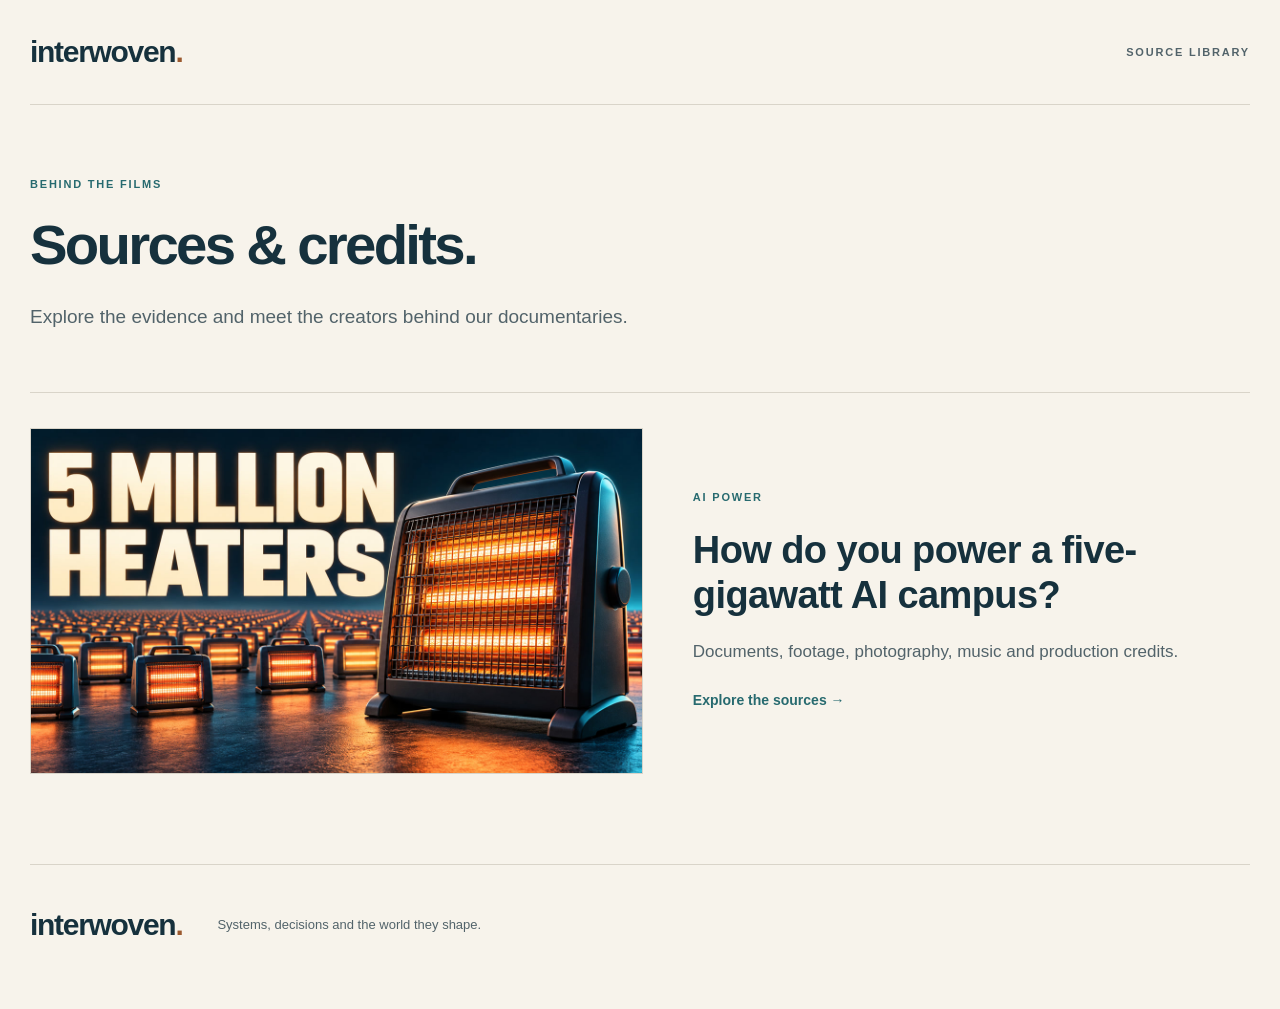
<file: index.html>
<!doctype html><html lang="en"><head><meta charset="utf-8"><meta name="viewport" content="width=device-width,initial-scale=1"><title>Sources &amp; credits | Interwoven</title><link rel="stylesheet" href="style.css"></head><body><header class="masthead"><span class="wordmark">interwoven<span class="dot">.</span></span><span class="mast-label">SOURCE LIBRARY</span></header><main class="library"><p class="eyebrow">BEHIND THE FILMS</p><h1>Sources &amp; credits.</h1><p class="intro">Explore the evidence and meet the creators behind our documentaries.</p><a class="episode" href="ai-power.html"><img src="ai-power-thumbnail.jpg" alt="5 Million Heaters — AI Power film thumbnail" width="1280" height="720"><div><p class="eyebrow">AI POWER</p><h2>How do you power a five-gigawatt AI campus?</h2><p>Documents, footage, photography, music and production credits.</p><span class="action">Explore the sources →</span></div></a></main><footer><span class="wordmark">interwoven<span class="dot">.</span></span><p>Systems, decisions and the world they shape.</p></footer></body></html>
</file>
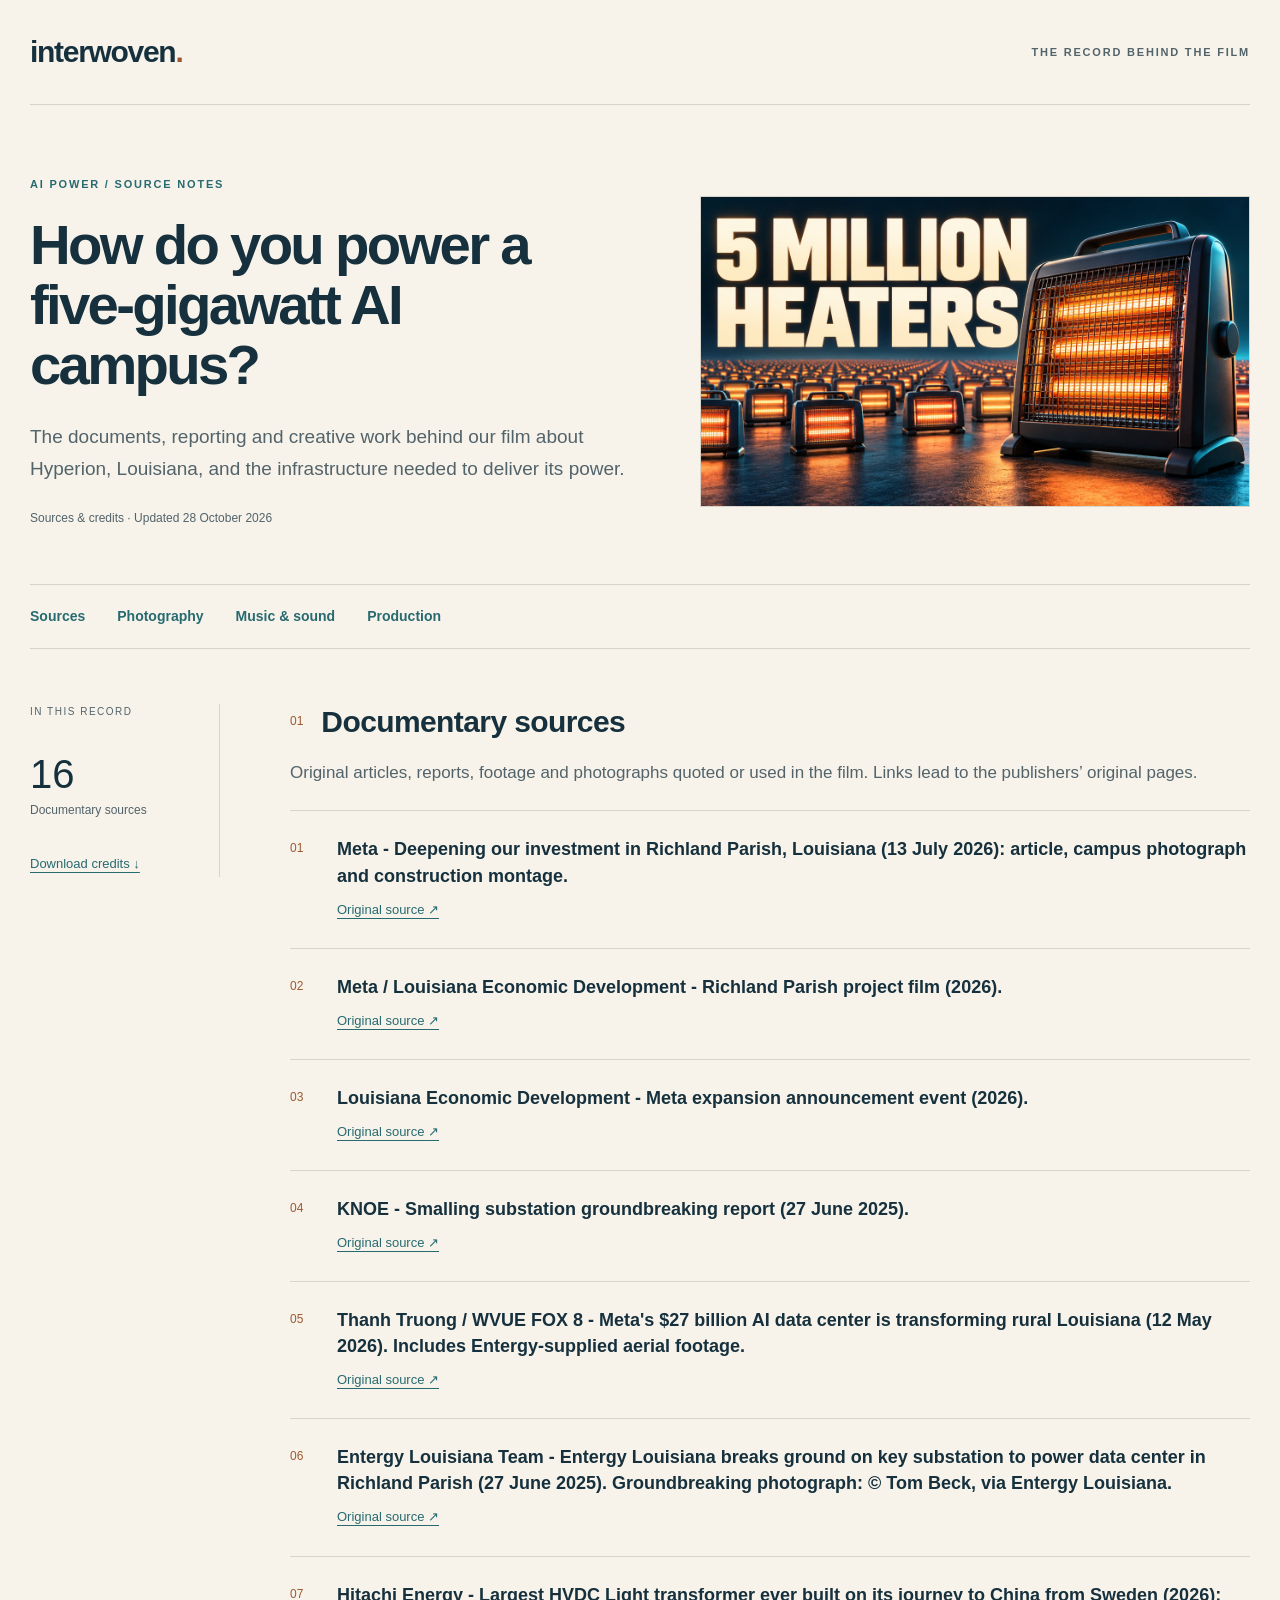
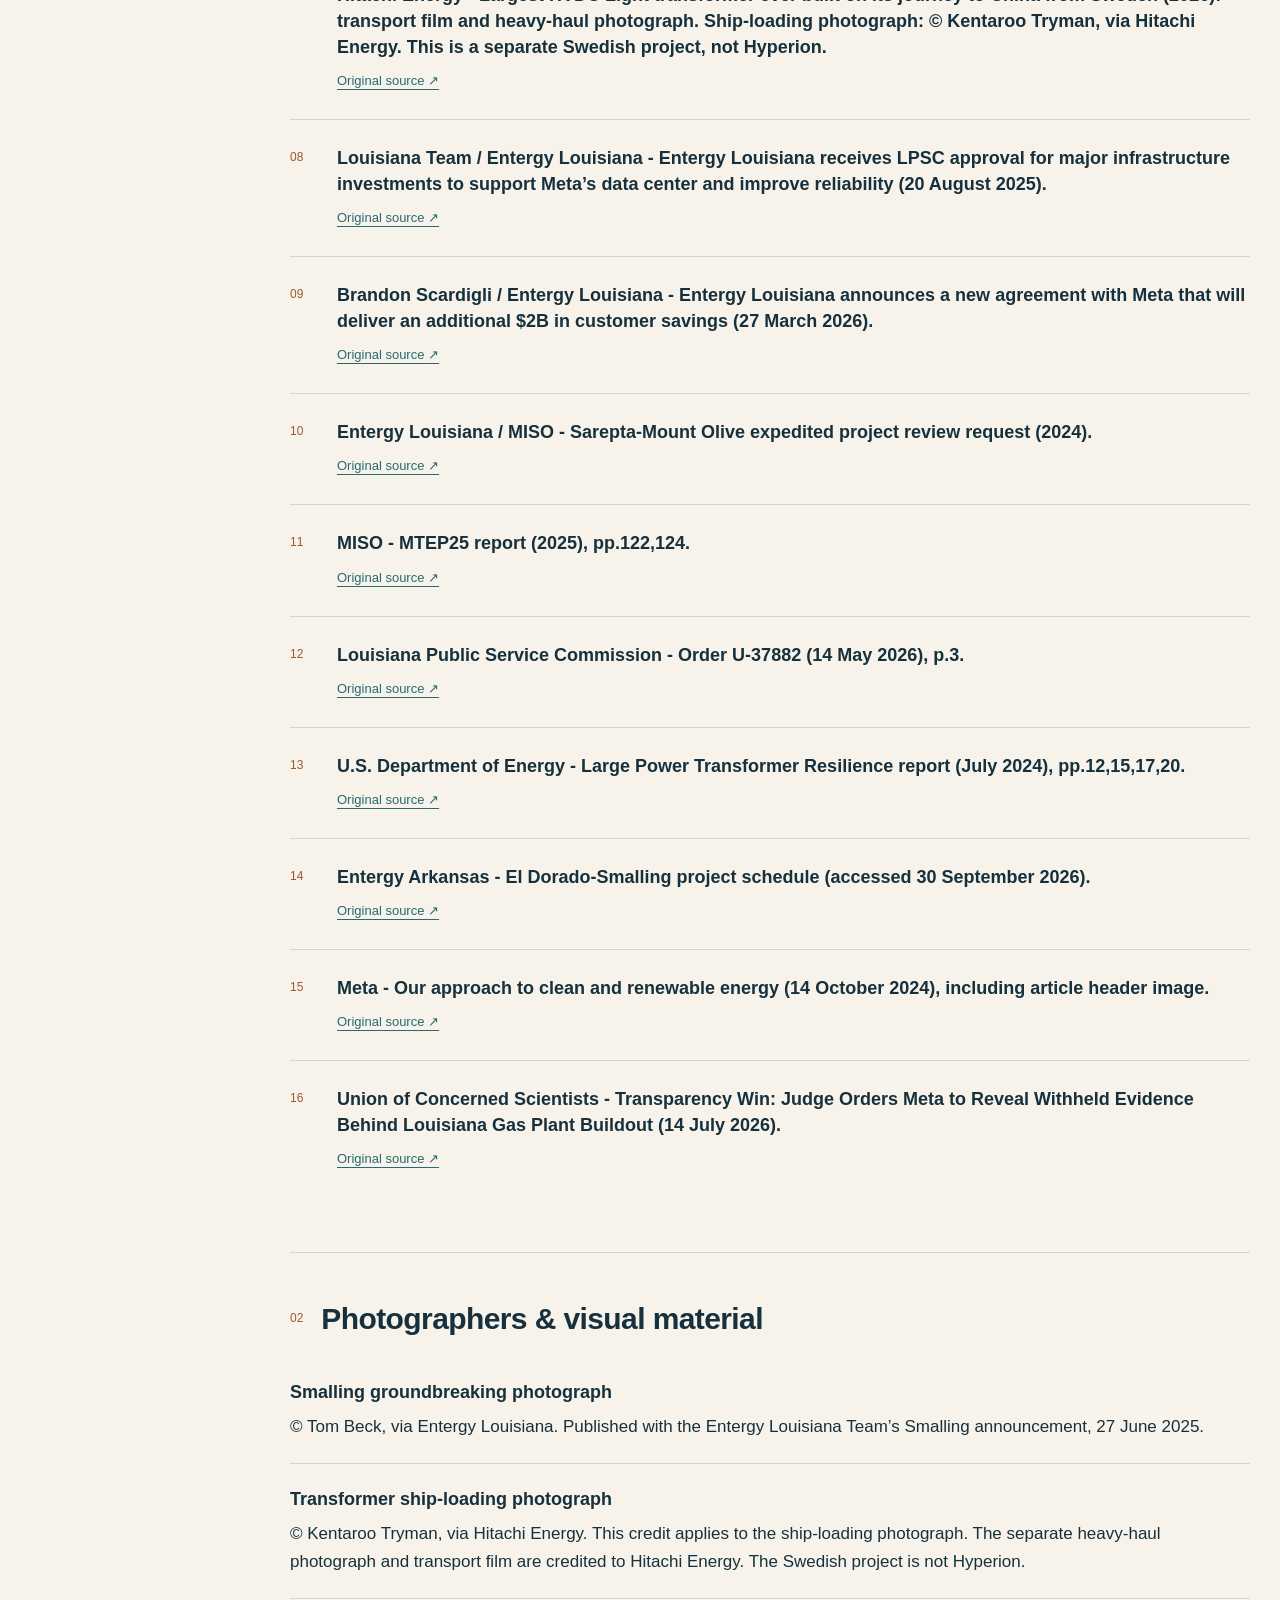
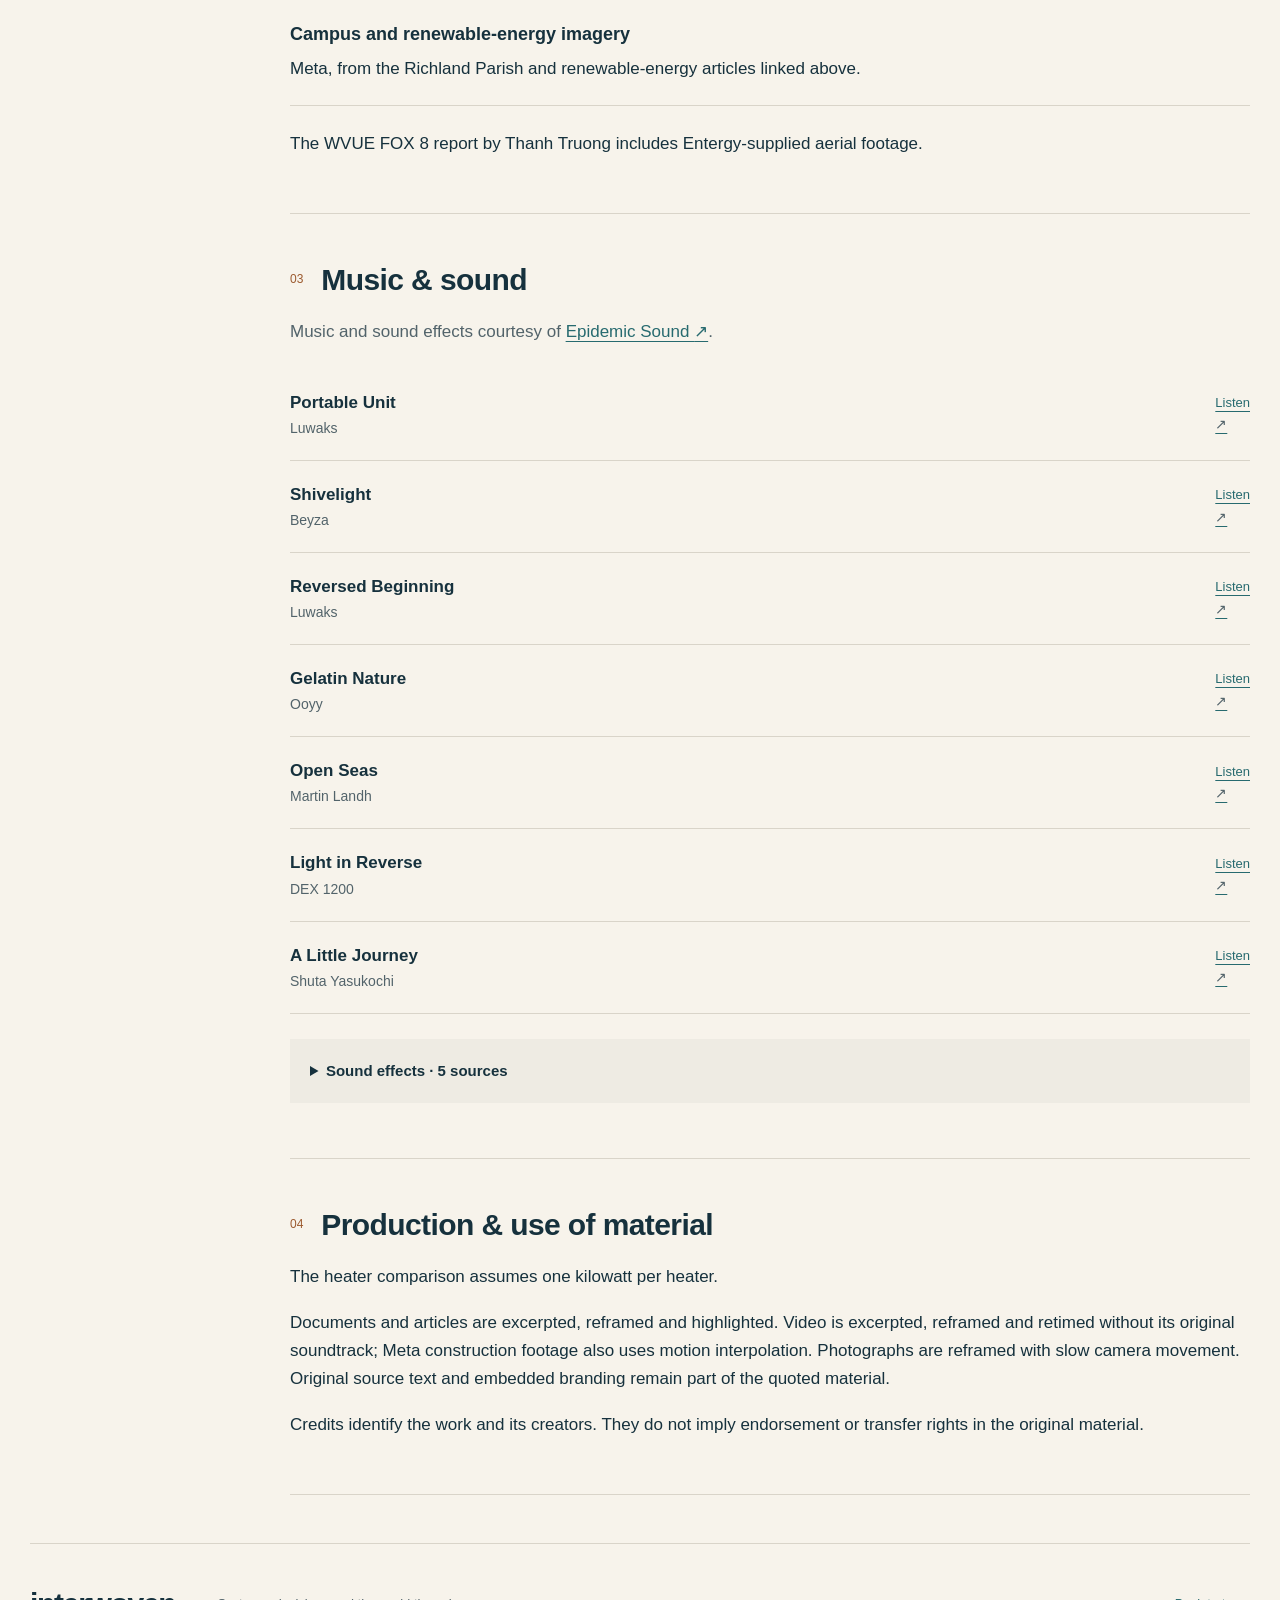
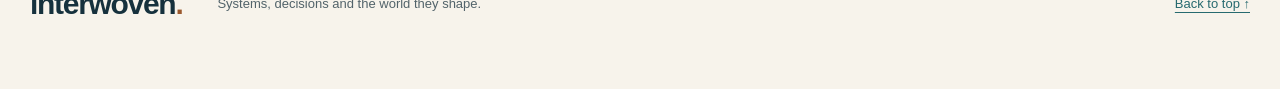
<file: ai-power.html>
<!doctype html>
<html lang="en"><head><meta charset="utf-8"><meta name="viewport" content="width=device-width,initial-scale=1"><title>AI Power — Sources &amp; credits | Interwoven</title><meta name="description" content="Documentary sources, photography and required music credits for Interwoven's documentary about powering a five-gigawatt AI campus."><link rel="stylesheet" href="style.css"></head>
<body><a class="skip" href="#main">Skip to content</a>
<header class="masthead"><a class="wordmark" href="index.html">interwoven<span class="dot">.</span></a><span class="mast-label">THE RECORD BEHIND THE FILM</span></header>
<main id="main"><section class="hero"><div><p class="eyebrow">AI POWER / SOURCE NOTES</p><h1>How do you power a five-gigawatt AI campus?</h1><p class="intro">The documents, reporting and creative work behind our film about Hyperion, Louisiana, and the infrastructure needed to deliver its power.</p><p class="edition">Sources &amp; credits · Updated 28 October 2026</p></div><figure><img src="ai-power-thumbnail.jpg" alt="The film thumbnail: a glowing electric heater and the words 5 Million Heaters." width="1280" height="720"></figure></section>
<nav class="sections" aria-label="On this page"><a href="#sources">Sources</a><a href="#photography">Photography</a><a href="#audio">Music &amp; sound</a><a href="#production">Production</a></nav>
<div class="body-grid"><aside class="rail"><span>IN THIS RECORD</span><strong>16</strong><p>Documentary sources</p><a href="credits.txt" download>Download credits ↓</a></aside><div class="content">
<section id="sources"><div class="section-head"><span>01</span><h2>Documentary sources</h2></div><p class="lead">Original articles, reports, footage and photographs quoted or used in the film. Links lead to the publishers’ original pages.</p><div><article class="source" id="source-1"><span class="number">01</span><div><h3>Meta - Deepening our investment in Richland Parish, Louisiana (13 July 2026): article, campus photograph and construction montage.</h3><a href="https://datacenters.atmeta.com/2026/07/deepening-our-investment-in-richland-parish-louisiana/" target="_blank" rel="noopener noreferrer">Original source <span aria-hidden="true">↗</span><span class="sr-only"> (opens in a new tab)</span></a></div></article><article class="source" id="source-2"><span class="number">02</span><div><h3>Meta / Louisiana Economic Development - Richland Parish project film (2026).</h3><a href="https://www.youtube.com/watch?v=7NR0F8vl3Bw" target="_blank" rel="noopener noreferrer">Original source <span aria-hidden="true">↗</span><span class="sr-only"> (opens in a new tab)</span></a></div></article><article class="source" id="source-3"><span class="number">03</span><div><h3>Louisiana Economic Development - Meta expansion announcement event (2026).</h3><a href="https://www.youtube.com/watch?v=KspmW92TL9w" target="_blank" rel="noopener noreferrer">Original source <span aria-hidden="true">↗</span><span class="sr-only"> (opens in a new tab)</span></a></div></article><article class="source" id="source-4"><span class="number">04</span><div><h3>KNOE - Smalling substation groundbreaking report (27 June 2025).</h3><a href="https://www.knoe.com/video/2025/06/27/entergy-louisiana-breaks-ground-substation-serve-meta-data-center/" target="_blank" rel="noopener noreferrer">Original source <span aria-hidden="true">↗</span><span class="sr-only"> (opens in a new tab)</span></a></div></article><article class="source" id="source-5"><span class="number">05</span><div><h3>Thanh Truong / WVUE FOX 8 - Meta&#x27;s $27 billion AI data center is transforming rural Louisiana (12 May 2026). Includes Entergy-supplied aerial footage.</h3><a href="https://www.fox8live.com/2026/05/12/metas-27-billion-ai-data-center-is-transforming-rural-louisiana/" target="_blank" rel="noopener noreferrer">Original source <span aria-hidden="true">↗</span><span class="sr-only"> (opens in a new tab)</span></a></div></article><article class="source" id="source-6"><span class="number">06</span><div><h3>Entergy Louisiana Team - Entergy Louisiana breaks ground on key substation to power data center in Richland Parish (27 June 2025). Groundbreaking photograph: © Tom Beck, via Entergy Louisiana.</h3><a href="https://www.entergy.com/news/entergy-louisiana-breaks-ground-on-key-substation-to-power-data-center-in-richland-parish" target="_blank" rel="noopener noreferrer">Original source <span aria-hidden="true">↗</span><span class="sr-only"> (opens in a new tab)</span></a></div></article><article class="source" id="source-7"><span class="number">07</span><div><h3>Hitachi Energy - Largest HVDC Light transformer ever built on its journey to China from Sweden (2026): transport film and heavy-haul photograph. Ship-loading photograph: © Kentaroo Tryman, via Hitachi Energy. This is a separate Swedish project, not Hyperion.</h3><a href="https://www.hitachienergy.com/se/sv/news-and-events/features/2026/05/largest-hvdc-light-transformer-ever-built-on-its-journey-to-china-from-sweden" target="_blank" rel="noopener noreferrer">Original source <span aria-hidden="true">↗</span><span class="sr-only"> (opens in a new tab)</span></a></div></article><article class="source" id="source-8"><span class="number">08</span><div><h3>Louisiana Team / Entergy Louisiana - Entergy Louisiana receives LPSC approval for major infrastructure investments to support Meta’s data center and improve reliability (20 August 2025).</h3><a href="https://www.entergy.com/news/entergy-louisiana-receives-lpsc-approval-for-major-infrastructure-investments-to-support-metas-data-center-and-improve-reliability" target="_blank" rel="noopener noreferrer">Original source <span aria-hidden="true">↗</span><span class="sr-only"> (opens in a new tab)</span></a></div></article><article class="source" id="source-9"><span class="number">09</span><div><h3>Brandon Scardigli / Entergy Louisiana - Entergy Louisiana announces a new agreement with Meta that will deliver an additional $2B in customer savings (27 March 2026).</h3><a href="https://www.entergy.com/news/entergy-louisiana-announces-a-new-agreement-with-meta-that-will-deliver-an-additional-2b-in-customer-savings" target="_blank" rel="noopener noreferrer">Original source <span aria-hidden="true">↗</span><span class="sr-only"> (opens in a new tab)</span></a></div></article><article class="source" id="source-10"><span class="number">10</span><div><h3>Entergy Louisiana / MISO - Sarepta-Mount Olive expedited project review request (2024).</h3><a href="https://cdn.misoenergy.org/EES%20Sarepta%20to%20Mt%20Olive%20500%20kV%20Project%20EPR713238.pdf" target="_blank" rel="noopener noreferrer">Original source <span aria-hidden="true">↗</span><span class="sr-only"> (opens in a new tab)</span></a></div></article><article class="source" id="source-11"><span class="number">11</span><div><h3>MISO - MTEP25 report (2025), pp.122,124.</h3><a href="https://cdn.misoenergy.org/MTEP25%20Report731648.pdf" target="_blank" rel="noopener noreferrer">Original source <span aria-hidden="true">↗</span><span class="sr-only"> (opens in a new tab)</span></a></div></article><article class="source" id="source-12"><span class="number">12</span><div><h3>Louisiana Public Service Commission - Order U-37882 (14 May 2026), p.3.</h3><a href="https://lpscpubvalence.lpsc.louisiana.gov/portal/PSC/DocumentDetails?documentId=180141" target="_blank" rel="noopener noreferrer">Original source <span aria-hidden="true">↗</span><span class="sr-only"> (opens in a new tab)</span></a></div></article><article class="source" id="source-13"><span class="number">13</span><div><h3>U.S. Department of Energy - Large Power Transformer Resilience report (July 2024), pp.12,15,17,20.</h3><a href="https://www.energy.gov/sites/default/files/2024-10/EXEC-2022-001242%20-%20Large%20Power%20Transformer%20Resilience%20Report%20signed%20by%20Secretary%20Granholm%20on%207-10-24.pdf" target="_blank" rel="noopener noreferrer">Original source <span aria-hidden="true">↗</span><span class="sr-only"> (opens in a new tab)</span></a></div></article><article class="source" id="source-14"><span class="number">14</span><div><h3>Entergy Arkansas - El Dorado-Smalling project schedule (accessed 30 September 2026).</h3><a href="https://www.entergyarkansas.com/eldoradostrong" target="_blank" rel="noopener noreferrer">Original source <span aria-hidden="true">↗</span><span class="sr-only"> (opens in a new tab)</span></a></div></article><article class="source" id="source-15"><span class="number">15</span><div><h3>Meta - Our approach to clean and renewable energy (14 October 2024), including article header image.</h3><a href="https://sustainability.atmeta.com/blog/2024/10/14/our-approach-to-clean-and-renewable-energy/" target="_blank" rel="noopener noreferrer">Original source <span aria-hidden="true">↗</span><span class="sr-only"> (opens in a new tab)</span></a></div></article><article class="source" id="source-16"><span class="number">16</span><div><h3>Union of Concerned Scientists - Transparency Win: Judge Orders Meta to Reveal Withheld Evidence Behind Louisiana Gas Plant Buildout (14 July 2026).</h3><a href="https://www.ucs.org/about/news/judge-orders-meta-explain-new-gas-demand-hyperscale-louisiana-data-center" target="_blank" rel="noopener noreferrer">Original source <span aria-hidden="true">↗</span><span class="sr-only"> (opens in a new tab)</span></a></div></article></div></section>
<section id="photography"><div class="section-head"><span>02</span><h2>Photographers &amp; visual material</h2></div><div class="photo-credit"><h3>Smalling groundbreaking photograph</h3><p>© Tom Beck, via Entergy Louisiana. Published with the Entergy Louisiana Team’s Smalling announcement, 27 June 2025.</p></div><div class="photo-credit"><h3>Transformer ship-loading photograph</h3><p>© Kentaroo Tryman, via Hitachi Energy. This credit applies to the ship-loading photograph. The separate heavy-haul photograph and transport film are credited to Hitachi Energy. The Swedish project is not Hyperion.</p></div><div class="photo-credit"><h3>Campus and renewable-energy imagery</h3><p>Meta, from the Richland Parish and renewable-energy articles linked above.</p></div><p>The WVUE FOX 8 report by Thanh Truong includes Entergy-supplied aerial footage.</p></section>
<section id="audio"><div class="section-head"><span>03</span><h2>Music &amp; sound</h2></div><p class="lead">Music and sound effects courtesy of <a href="https://www.epidemicsound.com" target="_blank" rel="noopener noreferrer">Epidemic Sound <span aria-hidden="true">↗</span><span class="sr-only"> (opens in a new tab)</span></a>.</p><ul class="music"><li><div><strong>Portable Unit</strong><span>Luwaks</span></div><a href="https://www.epidemicsound.com/music/tracks/f364b472-6fdd-4538-8f04-2a88a6761cdf/" target="_blank" rel="noopener noreferrer">Listen <span aria-hidden="true">↗</span><span class="sr-only"> (opens in a new tab)</span></a></li><li><div><strong>Shivelight</strong><span>Beyza</span></div><a href="https://www.epidemicsound.com/music/tracks/d3f3ba76-3856-425e-925f-27ab17a401a5/" target="_blank" rel="noopener noreferrer">Listen <span aria-hidden="true">↗</span><span class="sr-only"> (opens in a new tab)</span></a></li><li><div><strong>Reversed Beginning</strong><span>Luwaks</span></div><a href="https://www.epidemicsound.com/music/tracks/beb8738e-2984-31bb-934c-294237f9d351/" target="_blank" rel="noopener noreferrer">Listen <span aria-hidden="true">↗</span><span class="sr-only"> (opens in a new tab)</span></a></li><li><div><strong>Gelatin Nature</strong><span>Ooyy</span></div><a href="https://www.epidemicsound.com/music/tracks/f6e503d7-5b2f-325c-9b13-8e5a6f2b9a03/" target="_blank" rel="noopener noreferrer">Listen <span aria-hidden="true">↗</span><span class="sr-only"> (opens in a new tab)</span></a></li><li><div><strong>Open Seas</strong><span>Martin Landh</span></div><a href="https://www.epidemicsound.com/music/tracks/25dc47dc-7f79-49e5-bf27-0c15fcd4c15e/" target="_blank" rel="noopener noreferrer">Listen <span aria-hidden="true">↗</span><span class="sr-only"> (opens in a new tab)</span></a></li><li><div><strong>Light in Reverse</strong><span>DEX 1200</span></div><a href="https://www.epidemicsound.com/music/tracks/b1d885e7-91ea-438c-bed2-0651eb5a5520/" target="_blank" rel="noopener noreferrer">Listen <span aria-hidden="true">↗</span><span class="sr-only"> (opens in a new tab)</span></a></li><li><div><strong>A Little Journey</strong><span>Shuta Yasukochi</span></div><a href="https://www.epidemicsound.com/music/tracks/99d2db7a-d020-4c67-9a11-abfb2516d322/" target="_blank" rel="noopener noreferrer">Listen <span aria-hidden="true">↗</span><span class="sr-only"> (opens in a new tab)</span></a></li></ul><details><summary>Sound effects · 5 sources</summary><ul class="effects"><li><a href="https://www.epidemicsound.com/sound-effects/tracks/c52cf22f-9ad0-4e26-b841-f5951a4f7526/" target="_blank" rel="noopener noreferrer">Epidemic Sound — Swooshes, Whoosh, Designed, Swoosh, Light <span aria-hidden="true">↗</span><span class="sr-only"> (opens in a new tab)</span></a></li><li><a href="https://www.epidemicsound.com/sound-effects/tracks/b094765f-6b8d-4663-86af-45f97434070e/" target="_blank" rel="noopener noreferrer">Epidemic Sound — User Interface, Click, Mechanical, Button, Short, Variations <span aria-hidden="true">↗</span><span class="sr-only"> (opens in a new tab)</span></a></li><li><a href="https://www.epidemicsound.com/sound-effects/tracks/fd14f31c-df87-48f5-8a33-579df5abd66a/" target="_blank" rel="noopener noreferrer">Epidemic Sound — User Interface, Click, Button, Short, Soft, Low, Chord, One Hit <span aria-hidden="true">↗</span><span class="sr-only"> (opens in a new tab)</span></a></li><li><a href="https://www.epidemicsound.com/sound-effects/tracks/ffd6737b-c2b6-4454-b803-d7ac1743f725/" target="_blank" rel="noopener noreferrer">Epidemic Sound — Paper, Handle, Notepad, Page Turn, Single <span aria-hidden="true">↗</span><span class="sr-only"> (opens in a new tab)</span></a></li><li><a href="https://www.epidemicsound.com/sound-effects/tracks/844f57e0-db47-4ea9-b712-8757b37ef151/" target="_blank" rel="noopener noreferrer">Epidemic Sound — User Interface, Click, Button, Short, Soft, Click, Mid, Dry, Woody <span aria-hidden="true">↗</span><span class="sr-only"> (opens in a new tab)</span></a></li></ul></details></section>
<section id="production"><div class="section-head"><span>04</span><h2>Production &amp; use of material</h2></div><p>The heater comparison assumes one kilowatt per heater.</p><p>Documents and articles are excerpted, reframed and highlighted. Video is excerpted, reframed and retimed without its original soundtrack; Meta construction footage also uses motion interpolation. Photographs are reframed with slow camera movement. Original source text and embedded branding remain part of the quoted material.</p><p>Credits identify the work and its creators. They do not imply endorsement or transfer rights in the original material.</p></section>
</div></div></main><footer><a class="wordmark" href="index.html">interwoven<span class="dot">.</span></a><p>Systems, decisions and the world they shape.</p><a href="#main">Back to top ↑</a></footer></body></html>
</file>
<file: style.css>
:root{--ink:#16313d;--paper:#f7f3eb;--teal:#276a6f;--copper:#9b592e;--line:#d9d4c9;--muted:#52636a}*{box-sizing:border-box}html{scroll-behavior:smooth;scroll-padding-top:90px}body{margin:0;color:var(--ink);background:var(--paper);font:17px/1.65 Arial,Helvetica,sans-serif}a{color:var(--teal);text-underline-offset:4px}a:hover{color:var(--copper)}a:focus-visible,summary:focus-visible{outline:3px solid var(--copper);outline-offset:5px}h1,h2,h3,p,figure{margin:0}h1{font-size:clamp(38px,4.4vw,66px);font-weight:600;line-height:1.07;letter-spacing:-2.7px}h2{font-size:30px;line-height:1.18;letter-spacing:-.6px}h3{font-size:18px;line-height:1.45;font-weight:600}p+p{margin-top:18px}.draft{background:var(--ink);color:#fff5e6;padding:9px max(24px,calc((100vw - 1240px)/2));font-size:11px;letter-spacing:1.5px;font-weight:bold;display:flex;justify-content:space-between;gap:20px}.draft span{font-weight:normal;letter-spacing:.3px}.masthead,main,footer{max-width:1240px;margin:auto}.masthead{display:flex;justify-content:space-between;align-items:center;padding:27px 0;border-bottom:1px solid var(--line)}.wordmark{font-size:30px;font-weight:700;letter-spacing:-1.3px;text-decoration:none;color:var(--ink)}.dot{color:var(--copper)}.mast-label,.eyebrow{font-size:11px;letter-spacing:1.8px;font-weight:bold}.mast-label{color:var(--muted)}.hero{display:grid;grid-template-columns:1.1fr 1fr;gap:64px;padding:70px 0 55px;align-items:center}.eyebrow{color:var(--teal);margin-bottom:22px}.intro{color:var(--muted);font-size:19px;max-width:610px;margin-top:26px;line-height:1.65}.edition{font-size:12px;color:var(--muted);margin-top:25px}.hero img,.episode img{width:100%;height:auto;display:block;border:1px solid var(--line)}figcaption{font-size:11px;color:var(--muted);margin-top:10px}.sections{position:sticky;top:0;z-index:3;display:flex;flex-wrap:wrap;gap:15px 32px;background:rgba(247,243,235,.98);padding:20px 0;border-block:1px solid var(--line)}.sections a{font-size:14px;font-weight:bold;text-decoration:none}.body-grid{display:grid;grid-template-columns:190px minmax(0,1fr);gap:70px;padding-top:55px}.rail{border-right:1px solid var(--line);align-self:start;padding-right:25px}.rail>span{display:block;font-size:10px;letter-spacing:1.5px;color:var(--muted);margin-bottom:30px}.rail strong{font-size:40px;font-weight:400;line-height:1.2;display:block}.rail p{font-size:12px;color:var(--muted);margin:3px 0 28px}.rail a{font-size:13px}.content section{padding-bottom:55px;margin-bottom:48px;border-bottom:1px solid var(--line)}.section-head{display:flex;align-items:center;gap:18px;margin-bottom:20px}.section-head>span{font-size:12px;color:var(--copper)}.lead{color:var(--muted);margin-bottom:23px}.source{display:grid;grid-template-columns:33px minmax(0,1fr);gap:14px;padding:25px 0;border-top:1px solid var(--line)}.source .number{font-size:12px;color:var(--copper);padding-top:3px}.source a{font-size:13px;display:inline-block;margin-top:10px}.photo-credit{padding:22px 0;border-bottom:1px solid var(--line)}.photo-credit p{margin-top:8px}.photo-credit:last-of-type{margin-bottom:24px}.table-wrap{margin-top:28px}table{width:100%;border-collapse:collapse;text-align:left;font-size:14px}th{font-size:11px;letter-spacing:.8px;text-transform:uppercase;color:var(--muted);padding:14px 12px;background:#ece8de}td{border-bottom:1px solid var(--line);padding:18px 12px;vertical-align:top;overflow-wrap:anywhere}td:first-child{width:31%}td:last-child{width:21%}td small{display:block;color:var(--muted);font-size:11px;margin-top:5px}td a{font-size:12px}.music{list-style:none;padding:0;margin:0}.music li{display:flex;justify-content:space-between;gap:25px;padding:20px 0;border-bottom:1px solid var(--line)}.music strong,.music span{display:block}.music span{color:var(--muted);font-size:14px}.music a{align-self:center;font-size:13px}details{margin-top:25px;background:#eeebe3;padding:20px}summary{font-weight:bold;cursor:pointer;font-size:15px}.effects{padding-left:22px}.effects li{padding:8px 0;font-size:14px}footer{border-top:1px solid var(--line);padding:35px 0 60px;display:flex;align-items:center;gap:35px;flex-wrap:wrap}footer p{font-size:13px;color:var(--muted)}footer>a:last-child{margin-left:auto;font-size:13px}.library{padding:70px 0 90px}.episode{display:grid;grid-template-columns:1.1fr 1fr;align-items:center;gap:50px;text-decoration:none;color:var(--ink);margin-top:60px;border-top:1px solid var(--line);padding-top:35px}.episode h2{font-size:38px}.episode p:not(.eyebrow){margin:20px 0;color:var(--muted)}.action{font-size:14px;font-weight:bold;color:var(--teal)}.sr-only{position:absolute;width:1px;height:1px;padding:0;overflow:hidden;clip:rect(0,0,0,0);white-space:nowrap;border:0}.skip{position:absolute;left:20px;top:-100px;background:white;padding:10px;z-index:10}.skip:focus{top:10px}@media(max-width:1320px){.masthead,main,footer{margin-inline:30px}}@media(max-width:850px){.hero{gap:35px;grid-template-columns:1fr;padding:45px 0}.hero figure{max-width:610px}.body-grid{grid-template-columns:1fr;gap:0}.rail{display:none}.mast-label{font-size:9px}.episode{grid-template-columns:1fr;gap:25px}.sections{gap:12px 22px}.content section{padding-bottom:35px;margin-bottom:35px}h1{letter-spacing:-1.5px}.library{padding-top:45px}}@media(max-width:520px){body{font-size:16px}.masthead,main,footer{margin-inline:20px}.masthead{padding:20px 0}.mast-label{display:none}.draft{padding-inline:20px;font-size:9px;letter-spacing:.8px}.draft span{font-size:9px}.wordmark{font-size:27px}.hero{padding-top:38px;gap:28px}h1{font-size:40px}.intro{font-size:17px}.sections{position:static;gap:10px 18px;padding:16px 0}.sections a{font-size:12px}.body-grid{padding-top:35px}.section-head h2{font-size:26px}.source{gap:8px;grid-template-columns:24px minmax(0,1fr)}.source h3{font-size:16px}.table-wrap{overflow-x:auto}table{min-width:470px}.music strong{font-size:16px}footer{gap:16px}footer>a:last-child{margin-left:0}.episode h2{font-size:30px}}@media(prefers-reduced-motion:reduce){html{scroll-behavior:auto}}@media print{.draft,.sections,.rail,footer,.skip{display:none}.hero{padding:20px 0}.hero figure{display:none}.hero,.body-grid{display:block}body{font-size:11pt;background:white}h1{font-size:28pt}.content section{break-inside:auto}details{display:block}a{color:inherit}.source,table tr,.photo-credit{break-inside:avoid}.masthead,main{margin:0}}
:root{color-scheme:light}.content{min-width:0}
@media(max-width:520px){.table-wrap{overflow:visible}table{min-width:0;display:block}thead{position:absolute;width:1px;height:1px;overflow:hidden;clip:rect(0,0,0,0)}tbody{display:block}tbody tr{display:grid;grid-template-columns:minmax(0,1fr);padding:18px 0;border-top:1px solid var(--line)}td,td:first-child,td:last-child{display:block;width:100%;padding:3px 0;border:0}td small{margin-top:2px}td:last-child{padding-top:9px}}
@media(max-width:520px){.table-wrap{overflow:visible}table{min-width:0;display:block}thead{position:absolute;width:1px;height:1px;overflow:hidden;clip:rect(0,0,0,0)}tbody{display:block}tbody tr{display:grid;grid-template-columns:minmax(0,1fr);padding:18px 0;border-top:1px solid var(--line)}td,td:first-child,td:last-child{display:block;width:100%;padding:3px 0;border:0}td small{margin-top:2px}td:last-child{padding-top:9px}}
</file>
